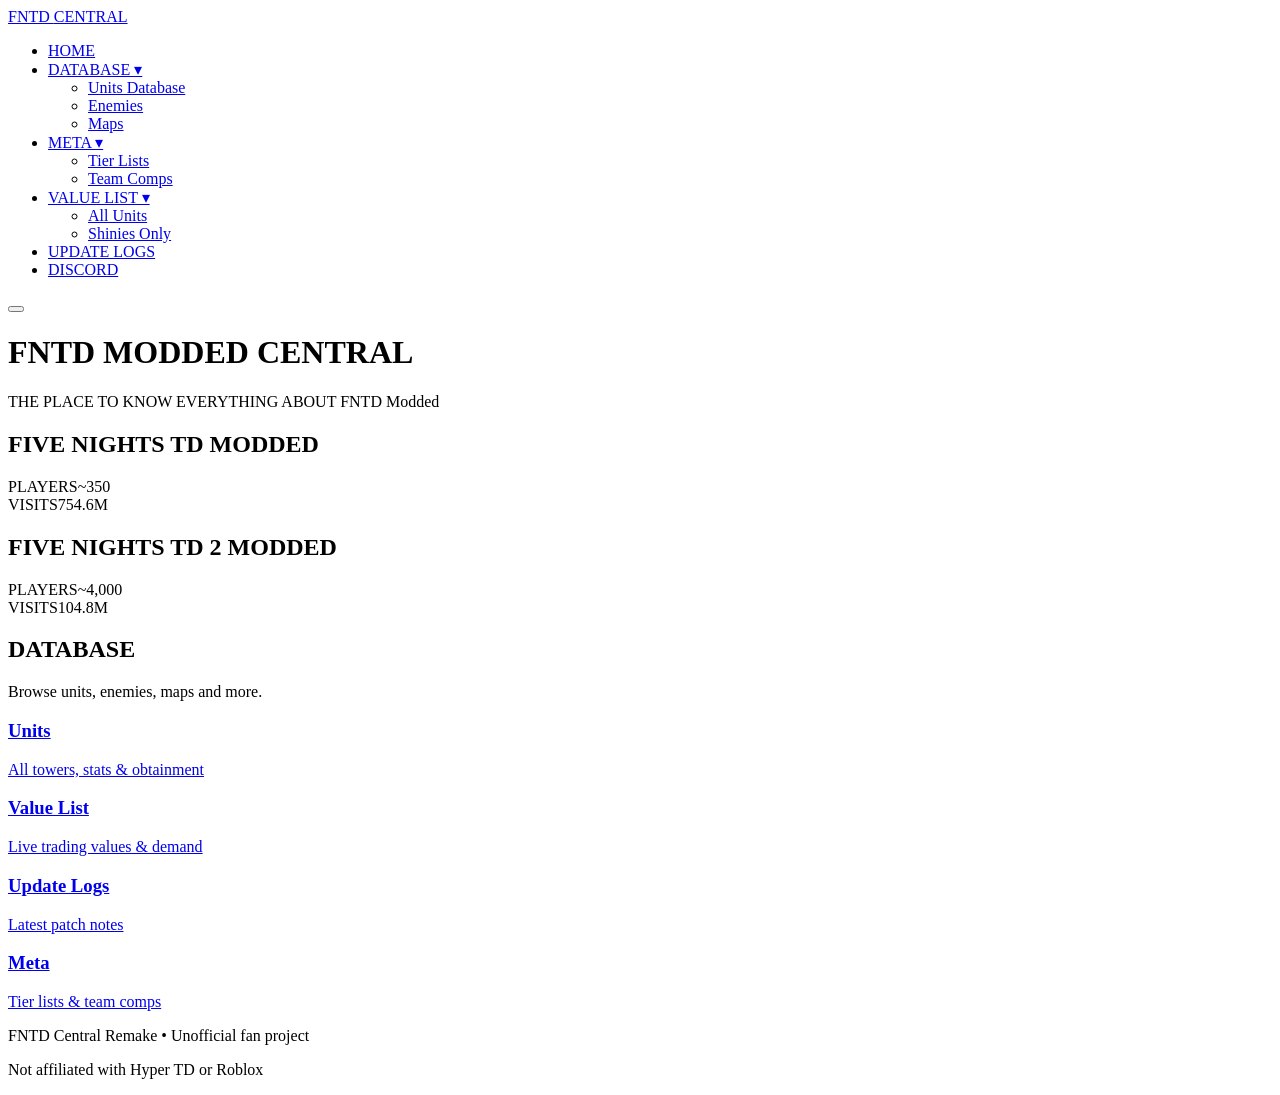
<file: index.html>
<!DOCTYPE html>
<html lang="en">
<head>
  <meta charset="UTF-8" />
  <meta name="viewport" content="width=device-width, initial-scale=1.0" />
  <title>Home | FNTD Modded Central</title>
  <meta name="description" content="The place to know everything about FNTD — Five Nights TD Modded & Five Nights TD 2 Modded" />
  <link rel="stylesheet" href="https://iili.io/qftJu7p.png" />
  <link href="https://fonts.googleapis.com/css2?family=Inter:wght@400;500;600;700;800&display=swap" rel="stylesheet" />
</head>
<body>
  <nav class="navbar">
    <div class="nav-container">
      <a href="index.html" class="logo">FNTD <span>CENTRAL</span></a>
      <ul class="nav-links" id="navLinks">
        <li><a href="index.html" class="active">HOME</a></li>
        <li class="dropdown">
          <a href="pages/database.html">DATABASE ▾</a>
          <ul class="dropdown-menu">
            <li><a href="pages/database.html">Units Database</a></li>
            <li><a href="pages/enemies.html">Enemies</a></li>
            <li><a href="pages/maps.html">Maps</a></li>
          </ul>
        </li>
        <li class="dropdown">
          <a href="pages/meta.html">META ▾</a>
          <ul class="dropdown-menu">
            <li><a href="pages/meta.html">Tier Lists</a></li>
            <li><a href="pages/teams.html">Team Comps</a></li>
          </ul>
        </li>
        <li class="dropdown">
          <a href="pages/value-list.html">VALUE LIST ▾</a>
          <ul class="dropdown-menu">
            <li><a href="pages/value-list.html">All Units</a></li>
            <li><a href="pages/value-list.html#shinies">Shinies Only</a></li>
          </ul>
        </li>
        <li><a href="pages/updates.html">UPDATE LOGS</a></li>
        <li><a href="https://discord.gg/" target="_blank" rel="noopener">DISCORD</a></li>
      </ul>
      <button class="mobile-menu-btn" id="menuBtn" aria-label="Menu"><span></span><span></span><span></span></button>
    </div>
  </nav>

  <header class="hero">
    <h1>FNTD MODDED CENTRAL</h1>
    <p class="tagline">THE PLACE TO KNOW EVERYTHING ABOUT FNTD Modded</p>
  </header>

  <section class="games">
    <div class="game-card">
      <div class="game-img fntd1"></div>
      <div class="game-info">
        <h2>FIVE NIGHTS TD MODDED</h2>
        <div class="stats">
          <div class="stat"><span class="label">PLAYERS</span><span class="value green">~350</span></div>
          <div class="stat"><span class="label">VISITS</span><span class="value purple">754.6M</span></div>
        </div>
      </div>
    </div>
    <div class="game-card">
      <div class="game-img fntd2"></div>
      <div class="game-info">
        <h2>FIVE NIGHTS TD 2 MODDED</h2>
        <div class="stats">
          <div class="stat"><span class="label">PLAYERS</span><span class="value green">~4,000</span></div>
          <div class="stat"><span class="label">VISITS</span><span class="value purple">104.8M</span></div>
        </div>
      </div>
    </div>
  </section>

  <section class="section">
    <div class="section-header"><div class="accent-bar"></div><h2>DATABASE</h2></div>
    <p class="section-desc">Browse units, enemies, maps and more.</p>
    <div class="card-grid">
      <a href="pages/database.html" class="feature-card"><h3>Units</h3><p>All towers, stats & obtainment</p></a>
      <a href="pages/value-list.html" class="feature-card"><h3>Value List</h3><p>Live trading values & demand</p></a>
      <a href="pages/updates.html" class="feature-card"><h3>Update Logs</h3><p>Latest patch notes</p></a>
      <a href="pages/meta.html" class="feature-card"><h3>Meta</h3><p>Tier lists & team comps</p></a>
    </div>
  </section>

  <footer class="footer">
    <p>FNTD Central Remake • Unofficial fan project</p>
    <p>Not affiliated with Hyper TD or Roblox</p>
  </footer>
  <script src="js/main.js"></script>
</body>
</html>
</file>
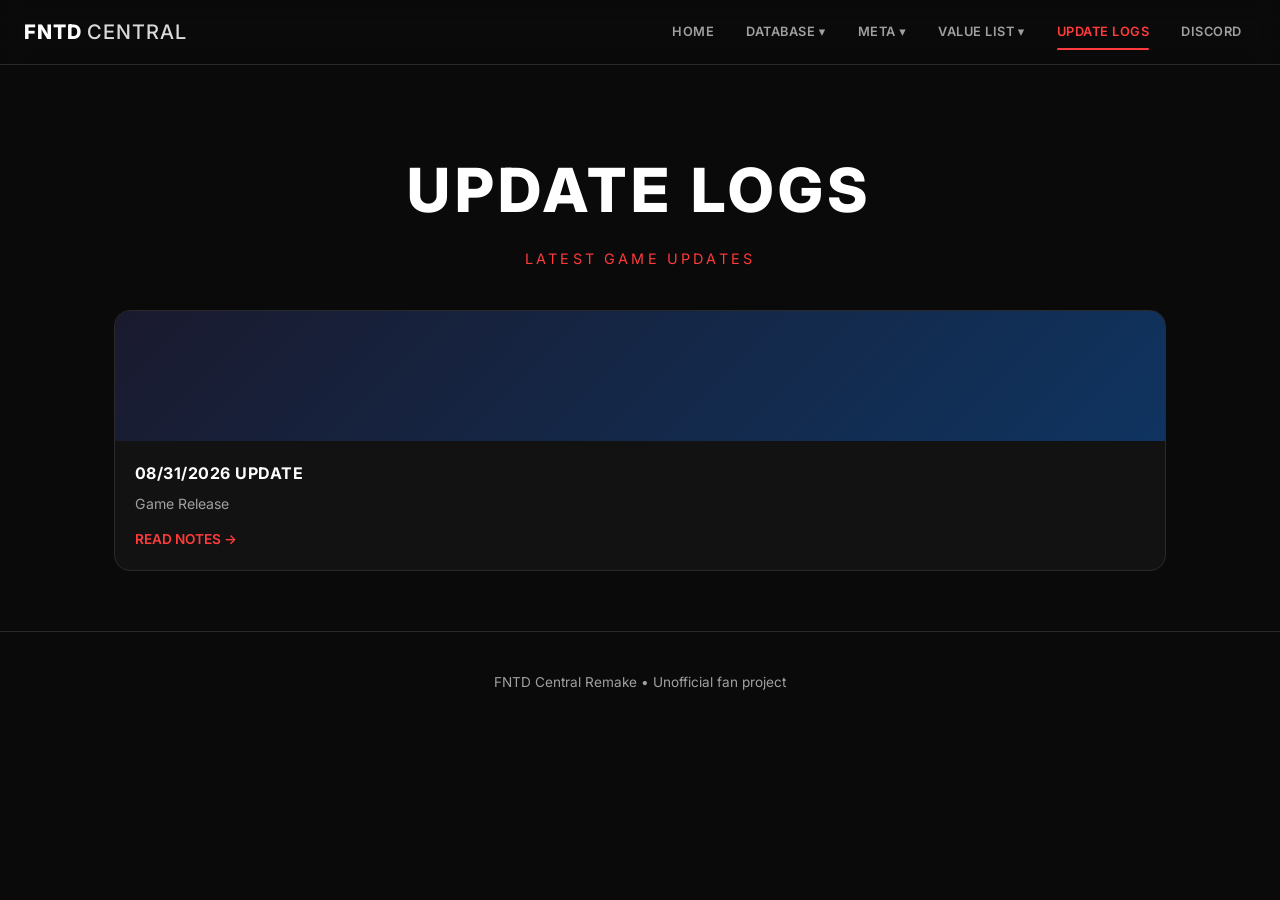
<file: updates.html>
<!DOCTYPE html>
<html lang="en">
<head>
  <meta charset="UTF-8" />
  <meta name="viewport" content="width=device-width, initial-scale=1.0" />
  <title>Update Logs | FNTD Central</title>
  <link rel="stylesheet" href="css/style.css" />
  <link href="https://fonts.googleapis.com/css2?family=Inter:wght@400;500;600;700;800&display=swap" rel="stylesheet" />
</head>
<body>
  <nav class="navbar">
    <div class="nav-container">
      <a href="index.html" class="logo">FNTD <span>CENTRAL</span></a>
      <ul class="nav-links">
        <li><a href="index.html">HOME</a></li>
        <li class="dropdown">
          <a href="#">DATABASE ▾</a>
          <ul class="dropdown-menu">
            <li><a href="#">Units</a></li>
          </ul>
        </li>
        <li class="dropdown">
          <a href="#">META ▾</a>
          <ul class="dropdown-menu">
            <li><a href="#">Tier Lists</a></li>
          </ul>
        </li>
        <li class="dropdown">
          <a href="value-list.html">VALUE LIST ▾</a>
          <ul class="dropdown-menu">
            <li><a href="value-list.html">All Units</a></li>
          </ul>
        </li>
        <li><a href="updates.html" class="active">UPDATE LOGS</a></li>
        <li><a href="https://discord.gg/" target="_blank" rel="noopener">DISCORD</a></li>
      </ul>
      <button class="mobile-menu-btn" aria-label="Toggle menu">
        <span></span><span></span><span></span>
      </button>
    </div>
  </nav>

  <header class="hero">
    <h1>UPDATE LOGS</h1>
    <p class="tagline" style="color: var(--accent);">LATEST GAME UPDATES</p>
  </header>

  <div class="updates-grid">
    <article class="update-card">
      <div class="update-thumb"></div>
      <div class="update-content">
        <h3>08/31/2026 UPDATE</h3>
        <p>Game Release</p>
        <a href="#" class="read-more">READ NOTES →</a>
      </div>
    </article>
  </div>

  <footer class="footer">
    <p>FNTD Central Remake • Unofficial fan project</p>
  </footer>

  <script src="js/main.js"></script>
</body>
</html>
</file>
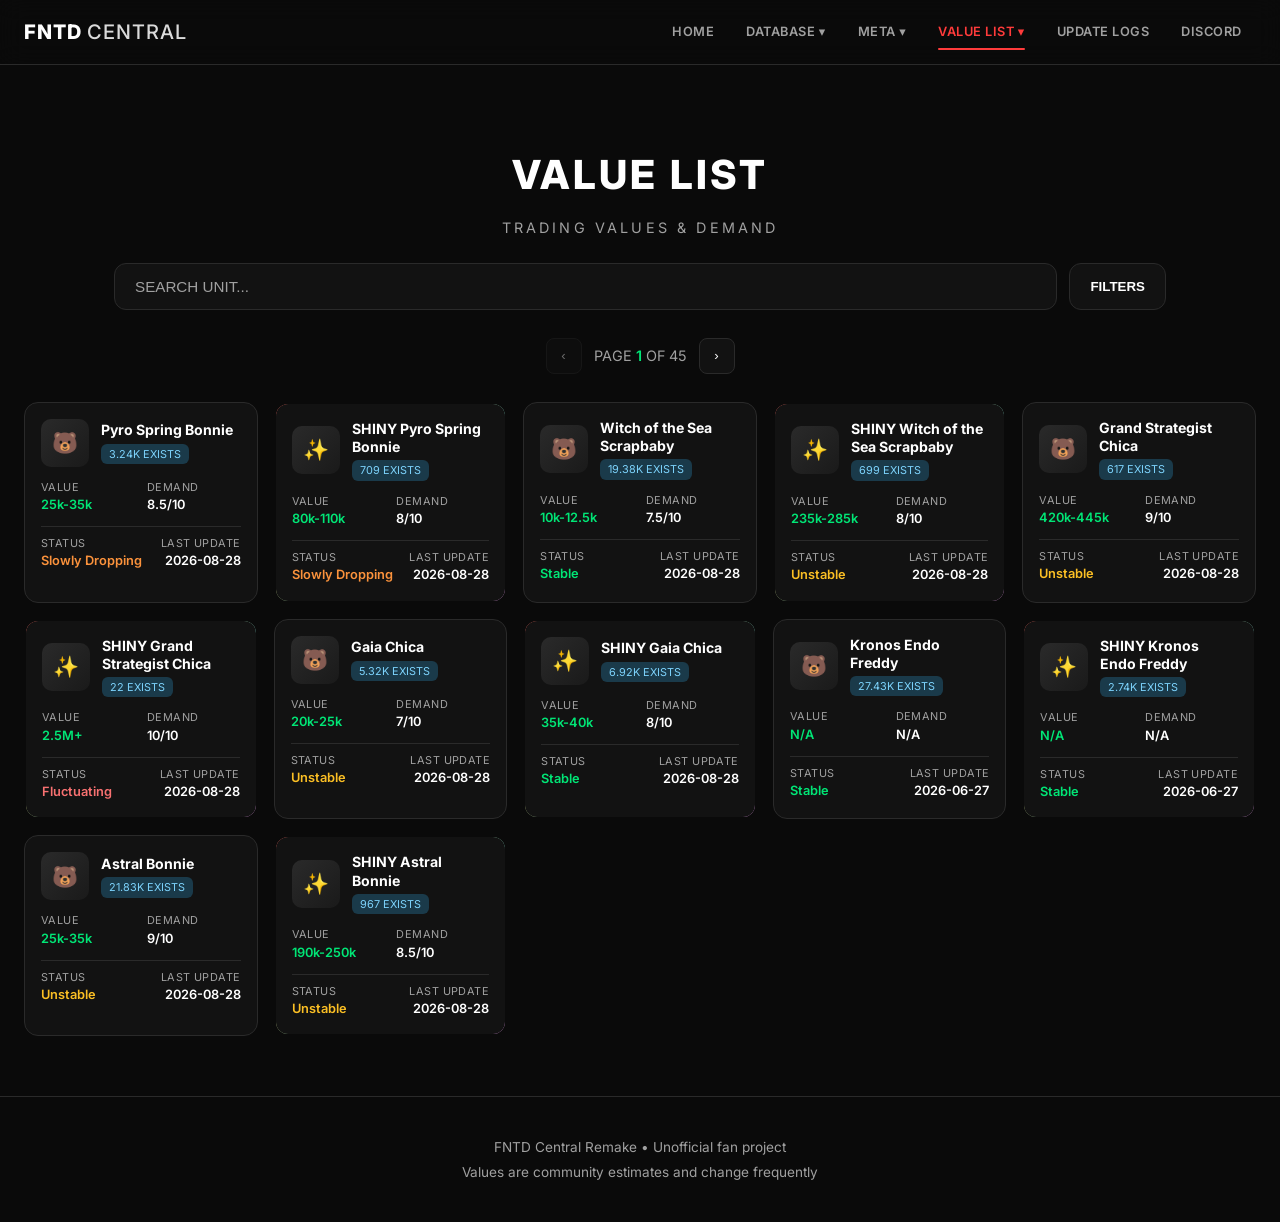
<file: value-list.html>
<!DOCTYPE html>
<html lang="en">
<head>
  <meta charset="UTF-8" />
  <meta name="viewport" content="width=device-width, initial-scale=1.0" />
  <title>Value List | FNTD Modded Central</title>
  <link rel="stylesheet" href="css/style.css" />
  <link href="https://fonts.googleapis.com/css2?family=Inter:wght@400;500;600;700;800&display=swap" rel="stylesheet" />
</head>
<body>
  <nav class="navbar">
    <div class="nav-container">
      <a href="index.html" class="logo">FNTD <span>CENTRAL</span></a>
      <ul class="nav-links">
        <li><a href="index.html">HOME</a></li>
        <li class="dropdown">
          <a href="#">DATABASE ▾</a>
          <ul class="dropdown-menu">
            <li><a href="#">Units</a></li>
            <li><a href="#">Enemies</a></li>
          </ul>
        </li>
        <li class="dropdown">
          <a href="#">META ▾</a>
          <ul class="dropdown-menu">
            <li><a href="#">Tier Lists</a></li>
          </ul>
        </li>
        <li class="dropdown">
          <a href="value-list.html" class="active">VALUE LIST ▾</a>
          <ul class="dropdown-menu">
            <li><a href="value-list.html">All Units</a></li>
          </ul>
        </li>
        <li><a href="updates.html">UPDATE LOGS</a></li>
        <li><a href="https://discord.gg/" target="_blank" rel="noopener">DISCORD</a></li>
      </ul>
      <button class="mobile-menu-btn" aria-label="Toggle menu">
        <span></span><span></span><span></span>
      </button>
    </div>
  </nav>

  <header class="hero" style="padding-bottom: 24px;">
    <h1 style="font-size: clamp(1.8rem, 4vw, 2.5rem);">VALUE LIST</h1>
    <p class="tagline">TRADING VALUES & DEMAND</p>
  </header>

  <div class="search-bar">
    <input type="text" id="search" placeholder="SEARCH UNIT..." />
    <button class="filters-btn">FILTERS</button>
  </div>

  <div class="pagination">
    <button disabled>‹</button>
    <span>PAGE <span class="page-num">1</span> OF 45</span>
    <button>›</button>
  </div>

  <div class="unit-grid" id="unit-grid">
    <!-- Cards injected by JS -->
  </div>

  <footer class="footer">
    <p>FNTD Central Remake • Unofficial fan project</p>
    <p>Values are community estimates and change frequently</p>
  </footer>

  <script src="js/main.js"></script>
  <script src="js/value-list.js"></script>
</body>
</html>
</file>
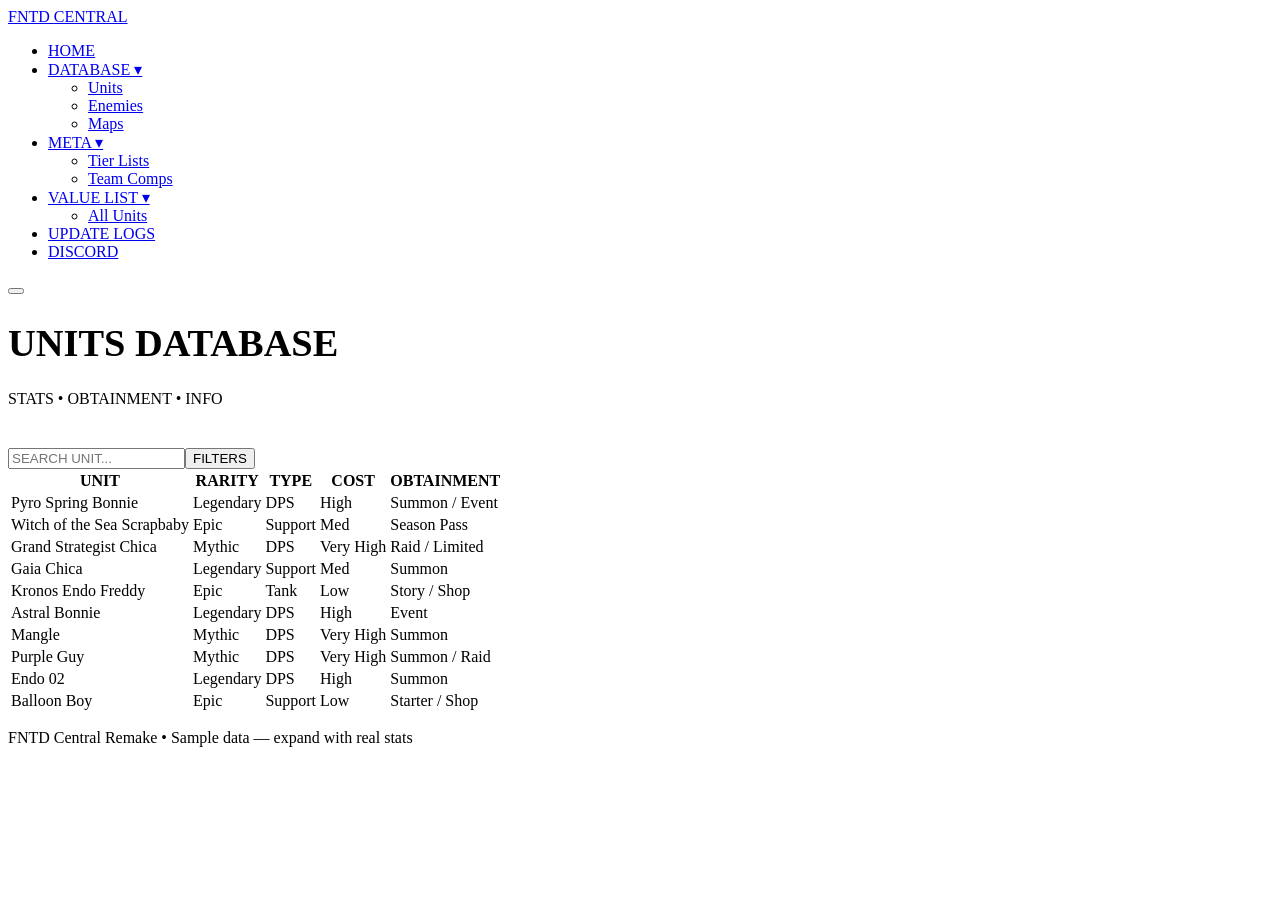
<file: pages/database.html>
<!DOCTYPE html>
<html lang="en">
<head>
  <meta charset="UTF-8" />
  <meta name="viewport" content="width=device-width, initial-scale=1.0" />
  <title>Units Database | FNTD Modded Central</title>
  <link rel="stylesheet" href="https://iili.io/qftJu7p.png" />
  <link href="https://fonts.googleapis.com/css2?family=Inter:wght@400;500;600;700;800&display=swap" rel="stylesheet" />
</head>
<body>
  <nav class="navbar">
    <div class="nav-container">
      <a href="../index.html" class="logo">FNTD <span>CENTRAL</span></a>
      <ul class="nav-links" id="navLinks">
        <li><a href="../index.html">HOME</a></li>
        <li class="dropdown"><a href="database.html" class="active">DATABASE ▾</a>
          <ul class="dropdown-menu"><li><a href="database.html">Units</a></li><li><a href="enemies.html">Enemies</a></li><li><a href="maps.html">Maps</a></li></ul>
        </li>
        <li class="dropdown"><a href="meta.html">META ▾</a>
          <ul class="dropdown-menu"><li><a href="meta.html">Tier Lists</a></li><li><a href="teams.html">Team Comps</a></li></ul>
        </li>
        <li class="dropdown"><a href="value-list.html">VALUE LIST ▾</a>
          <ul class="dropdown-menu"><li><a href="value-list.html">All Units</a></li></ul>
        </li>
        <li><a href="updates.html">UPDATE LOGS</a></li>
        <li><a href="https://discord.gg/" target="_blank" rel="noopener">DISCORD</a></li>
      </ul>
      <button class="mobile-menu-btn" id="menuBtn"><span></span><span></span><span></span></button>
    </div>
  </nav>
  <header class="hero" style="padding-bottom:24px"><h1 style="font-size:clamp(1.6rem,4vw,2.4rem)">UNITS DATABASE</h1><p class="tagline">STATS • OBTAINMENT • INFO</p></header>
  <div class="search-bar"><input type="text" placeholder="SEARCH UNIT..." /><button class="filters-btn">FILTERS</button></div>
  <div class="db-table">
    <table>
      <thead>
        <tr><th>UNIT</th><th>RARITY</th><th>TYPE</th><th>COST</th><th>OBTAINMENT</th></tr>
      </thead>
      <tbody>
        <tr><td>Pyro Spring Bonnie</td><td>Legendary</td><td>DPS</td><td>High</td><td>Summon / Event</td></tr>
        <tr><td>Witch of the Sea Scrapbaby</td><td>Epic</td><td>Support</td><td>Med</td><td>Season Pass</td></tr>
        <tr><td>Grand Strategist Chica</td><td>Mythic</td><td>DPS</td><td>Very High</td><td>Raid / Limited</td></tr>
        <tr><td>Gaia Chica</td><td>Legendary</td><td>Support</td><td>Med</td><td>Summon</td></tr>
        <tr><td>Kronos Endo Freddy</td><td>Epic</td><td>Tank</td><td>Low</td><td>Story / Shop</td></tr>
        <tr><td>Astral Bonnie</td><td>Legendary</td><td>DPS</td><td>High</td><td>Event</td></tr>
        <tr><td>Mangle</td><td>Mythic</td><td>DPS</td><td>Very High</td><td>Summon</td></tr>
        <tr><td>Purple Guy</td><td>Mythic</td><td>DPS</td><td>Very High</td><td>Summon / Raid</td></tr>
        <tr><td>Endo 02</td><td>Legendary</td><td>DPS</td><td>High</td><td>Summon</td></tr>
        <tr><td>Balloon Boy</td><td>Epic</td><td>Support</td><td>Low</td><td>Starter / Shop</td></tr>
      </tbody>
    </table>
  </div>
  <footer class="footer"><p>FNTD Central Remake • Sample data — expand with real stats</p></footer>
  <script src="../js/main.js"></script>
</body>
</html>
</file>
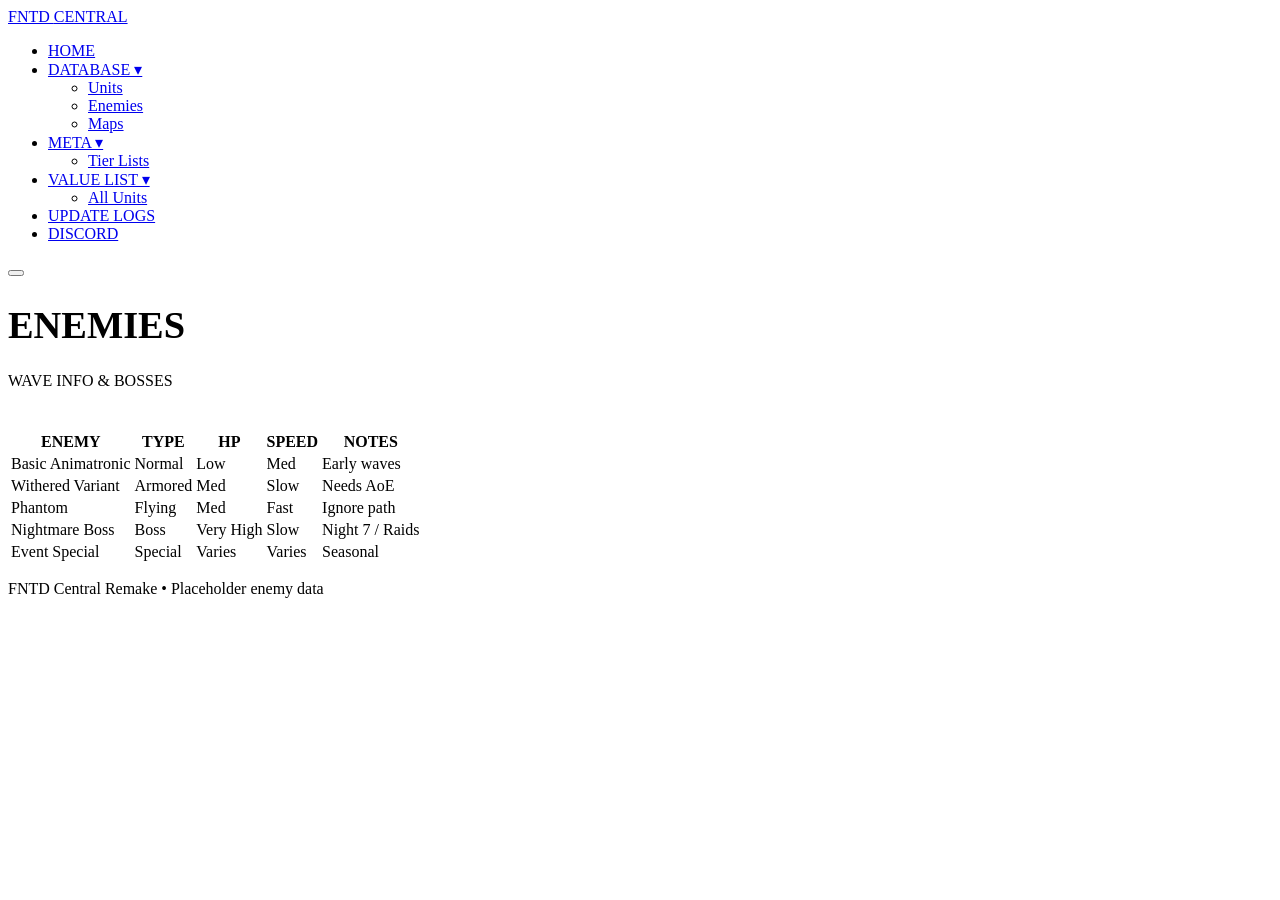
<file: pages/enemies.html>
<!DOCTYPE html>
<html lang="en">
<head>
  <meta charset="UTF-8" />
  <meta name="viewport" content="width=device-width, initial-scale=1.0" />
  <title>Enemies | FNTD Modded Central</title>
  <link rel="stylesheet" href="https://iili.io/qftJu7p.png" />
  <link href="https://fonts.googleapis.com/css2?family=Inter:wght@400;500;600;700;800&display=swap" rel="stylesheet" />
</head>
<body>
  <nav class="navbar">
    <div class="nav-container">
      <a href="../index.html" class="logo">FNTD <span>CENTRAL</span></a>
      <ul class="nav-links" id="navLinks">
        <li><a href="../index.html">HOME</a></li>
        <li class="dropdown"><a href="database.html" class="active">DATABASE ▾</a>
          <ul class="dropdown-menu"><li><a href="database.html">Units</a></li><li><a href="enemies.html">Enemies</a></li><li><a href="maps.html">Maps</a></li></ul>
        </li>
        <li class="dropdown"><a href="meta.html">META ▾</a>
          <ul class="dropdown-menu"><li><a href="meta.html">Tier Lists</a></li></ul>
        </li>
        <li class="dropdown"><a href="value-list.html">VALUE LIST ▾</a>
          <ul class="dropdown-menu"><li><a href="value-list.html">All Units</a></li></ul>
        </li>
        <li><a href="updates.html">UPDATE LOGS</a></li>
        <li><a href="https://discord.gg/" target="_blank" rel="noopener">DISCORD</a></li>
      </ul>
      <button class="mobile-menu-btn" id="menuBtn"><span></span><span></span><span></span></button>
    </div>
  </nav>
  <header class="hero" style="padding-bottom:24px"><h1 style="font-size:clamp(1.6rem,4vw,2.4rem)">ENEMIES</h1><p class="tagline">WAVE INFO & BOSSES</p></header>
  <div class="db-table">
    <table>
      <thead><tr><th>ENEMY</th><th>TYPE</th><th>HP</th><th>SPEED</th><th>NOTES</th></tr></thead>
      <tbody>
        <tr><td>Basic Animatronic</td><td>Normal</td><td>Low</td><td>Med</td><td>Early waves</td></tr>
        <tr><td>Withered Variant</td><td>Armored</td><td>Med</td><td>Slow</td><td>Needs AoE</td></tr>
        <tr><td>Phantom</td><td>Flying</td><td>Med</td><td>Fast</td><td>Ignore path</td></tr>
        <tr><td>Nightmare Boss</td><td>Boss</td><td>Very High</td><td>Slow</td><td>Night 7 / Raids</td></tr>
        <tr><td>Event Special</td><td>Special</td><td>Varies</td><td>Varies</td><td>Seasonal</td></tr>
      </tbody>
    </table>
  </div>
  <footer class="footer"><p>FNTD Central Remake • Placeholder enemy data</p></footer>
  <script src="../js/main.js"></script>
</body>
</html>
</file>
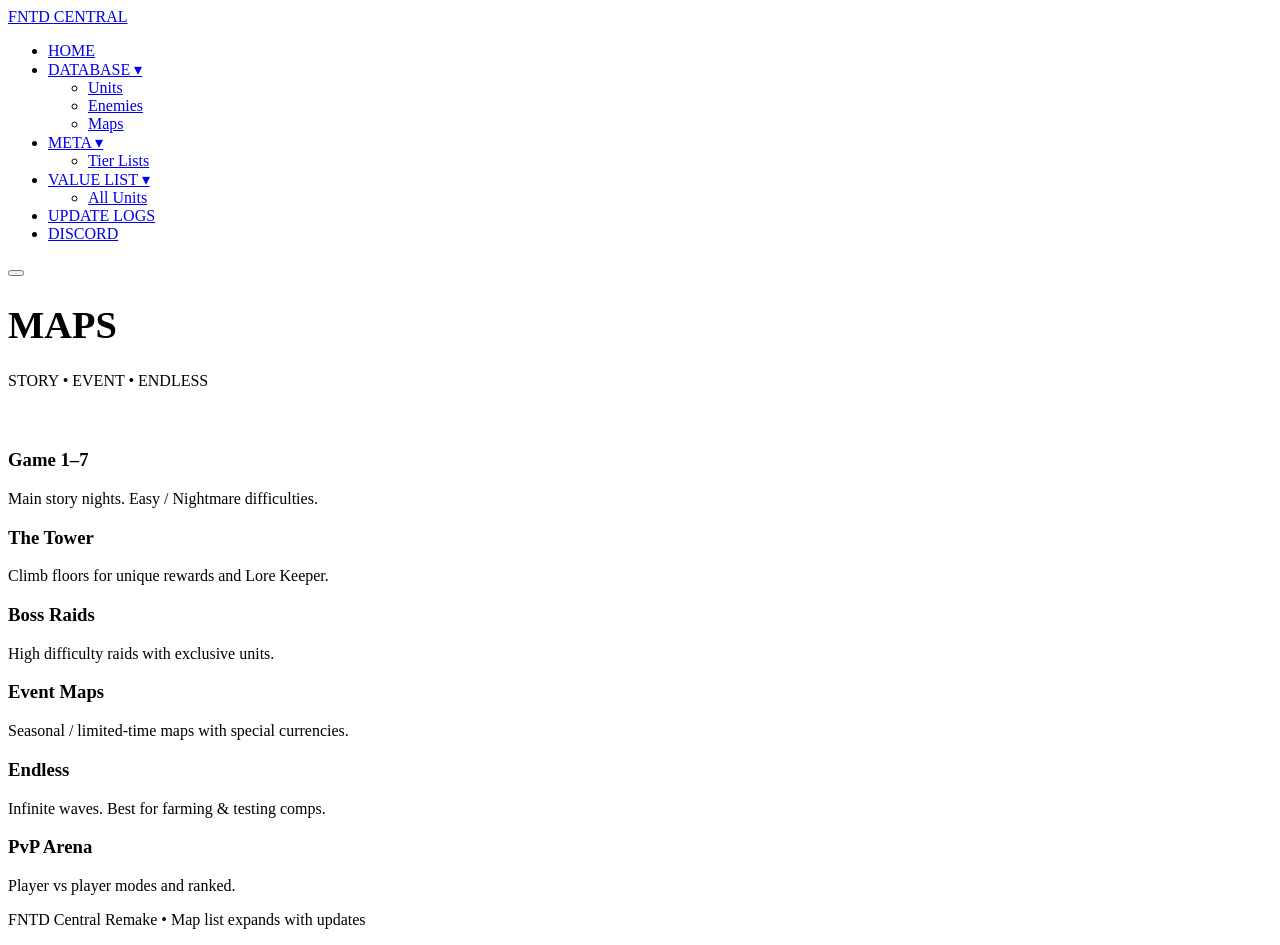
<file: pages/maps.html>
<!DOCTYPE html>
<html lang="en">
<head>
  <meta charset="UTF-8" />
  <meta name="viewport" content="width=device-width, initial-scale=1.0" />
  <title>Maps | FNTD Modded Central</title>
  <link rel="stylesheet" href="https://iili.io/qftJu7p.png" />
  <link href="https://fonts.googleapis.com/css2?family=Inter:wght@400;500;600;700;800&display=swap" rel="stylesheet" />
</head>
<body>
  <nav class="navbar">
    <div class="nav-container">
      <a href="../index.html" class="logo">FNTD <span>CENTRAL</span></a>
      <ul class="nav-links" id="navLinks">
        <li><a href="../index.html">HOME</a></li>
        <li class="dropdown"><a href="database.html" class="active">DATABASE ▾</a>
          <ul class="dropdown-menu"><li><a href="database.html">Units</a></li><li><a href="enemies.html">Enemies</a></li><li><a href="maps.html">Maps</a></li></ul>
        </li>
        <li class="dropdown"><a href="meta.html">META ▾</a>
          <ul class="dropdown-menu"><li><a href="meta.html">Tier Lists</a></li></ul>
        </li>
        <li class="dropdown"><a href="value-list.html">VALUE LIST ▾</a>
          <ul class="dropdown-menu"><li><a href="value-list.html">All Units</a></li></ul>
        </li>
        <li><a href="updates.html">UPDATE LOGS</a></li>
        <li><a href="https://discord.gg/" target="_blank" rel="noopener">DISCORD</a></li>
      </ul>
      <button class="mobile-menu-btn" id="menuBtn"><span></span><span></span><span></span></button>
    </div>
  </nav>
  <header class="hero" style="padding-bottom:24px"><h1 style="font-size:clamp(1.6rem,4vw,2.4rem)">MAPS</h1><p class="tagline">STORY • EVENT • ENDLESS</p></header>
  <section class="section">
    <div class="card-grid">
      <div class="feature-card"><h3>Game 1–7</h3><p>Main story nights. Easy / Nightmare difficulties.</p></div>
      <div class="feature-card"><h3>The Tower</h3><p>Climb floors for unique rewards and Lore Keeper.</p></div>
      <div class="feature-card"><h3>Boss Raids</h3><p>High difficulty raids with exclusive units.</p></div>
      <div class="feature-card"><h3>Event Maps</h3><p>Seasonal / limited-time maps with special currencies.</p></div>
      <div class="feature-card"><h3>Endless</h3><p>Infinite waves. Best for farming & testing comps.</p></div>
      <div class="feature-card"><h3>PvP Arena</h3><p>Player vs player modes and ranked.</p></div>
    </div>
  </section>
  <footer class="footer"><p>FNTD Central Remake • Map list expands with updates</p></footer>
  <script src="../js/main.js"></script>
</body>
</html>
</file>
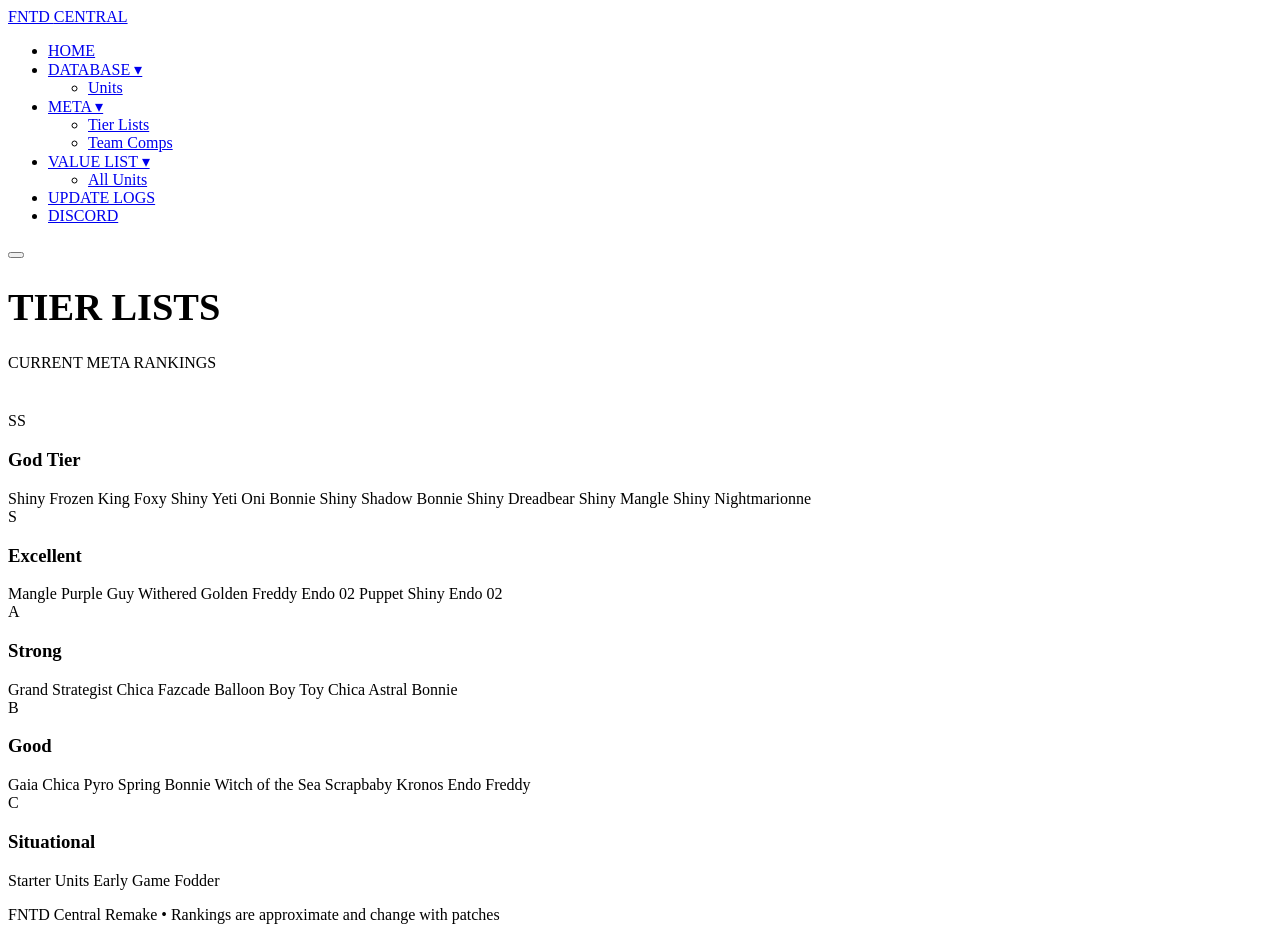
<file: pages/meta.html>
<!DOCTYPE html>
<html lang="en">
<head>
  <meta charset="UTF-8" />
  <meta name="viewport" content="width=device-width, initial-scale=1.0" />
  <title>Tier Lists | FNTD Modded Central</title>
  <link rel="stylesheet" href="https://iili.io/qftJu7p.png" />
  <link href="https://fonts.googleapis.com/css2?family=Inter:wght@400;500;600;700;800&display=swap" rel="stylesheet" />
</head>
<body>
  <nav class="navbar">
    <div class="nav-container">
      <a href="../index.html" class="logo">FNTD <span>CENTRAL</span></a>
      <ul class="nav-links" id="navLinks">
        <li><a href="../index.html">HOME</a></li>
        <li class="dropdown"><a href="database.html">DATABASE ▾</a>
          <ul class="dropdown-menu"><li><a href="database.html">Units</a></li></ul>
        </li>
        <li class="dropdown"><a href="meta.html" class="active">META ▾</a>
          <ul class="dropdown-menu"><li><a href="meta.html">Tier Lists</a></li><li><a href="teams.html">Team Comps</a></li></ul>
        </li>
        <li class="dropdown"><a href="value-list.html">VALUE LIST ▾</a>
          <ul class="dropdown-menu"><li><a href="value-list.html">All Units</a></li></ul>
        </li>
        <li><a href="updates.html">UPDATE LOGS</a></li>
        <li><a href="https://discord.gg/" target="_blank" rel="noopener">DISCORD</a></li>
      </ul>
      <button class="mobile-menu-btn" id="menuBtn"><span></span><span></span><span></span></button>
    </div>
  </nav>
  <header class="hero" style="padding-bottom:24px"><h1 style="font-size:clamp(1.6rem,4vw,2.4rem)">TIER LISTS</h1><p class="tagline">CURRENT META RANKINGS</p></header>

  <div class="tier-section">
    <div class="tier-header"><span class="tier-badge ss">SS</span><h3>God Tier</h3></div>
    <div class="tier-units">
      <span class="tier-unit">Shiny Frozen King Foxy</span>
      <span class="tier-unit">Shiny Yeti Oni Bonnie</span>
      <span class="tier-unit">Shiny Shadow Bonnie</span>
      <span class="tier-unit">Shiny Dreadbear</span>
      <span class="tier-unit">Shiny Mangle</span>
      <span class="tier-unit">Shiny Nightmarionne</span>
    </div>
  </div>
  <div class="tier-section">
    <div class="tier-header"><span class="tier-badge s">S</span><h3>Excellent</h3></div>
    <div class="tier-units">
      <span class="tier-unit">Mangle</span>
      <span class="tier-unit">Purple Guy</span>
      <span class="tier-unit">Withered Golden Freddy</span>
      <span class="tier-unit">Endo 02</span>
      <span class="tier-unit">Puppet</span>
      <span class="tier-unit">Shiny Endo 02</span>
    </div>
  </div>
  <div class="tier-section">
    <div class="tier-header"><span class="tier-badge a">A</span><h3>Strong</h3></div>
    <div class="tier-units">
      <span class="tier-unit">Grand Strategist Chica</span>
      <span class="tier-unit">Fazcade</span>
      <span class="tier-unit">Balloon Boy</span>
      <span class="tier-unit">Toy Chica</span>
      <span class="tier-unit">Astral Bonnie</span>
    </div>
  </div>
  <div class="tier-section">
    <div class="tier-header"><span class="tier-badge b">B</span><h3>Good</h3></div>
    <div class="tier-units">
      <span class="tier-unit">Gaia Chica</span>
      <span class="tier-unit">Pyro Spring Bonnie</span>
      <span class="tier-unit">Witch of the Sea Scrapbaby</span>
      <span class="tier-unit">Kronos Endo Freddy</span>
    </div>
  </div>
  <div class="tier-section">
    <div class="tier-header"><span class="tier-badge c">C</span><h3>Situational</h3></div>
    <div class="tier-units">
      <span class="tier-unit">Starter Units</span>
      <span class="tier-unit">Early Game Fodder</span>
    </div>
  </div>

  <footer class="footer"><p>FNTD Central Remake • Rankings are approximate and change with patches</p></footer>
  <script src="../js/main.js"></script>
</body>
</html>
</file>
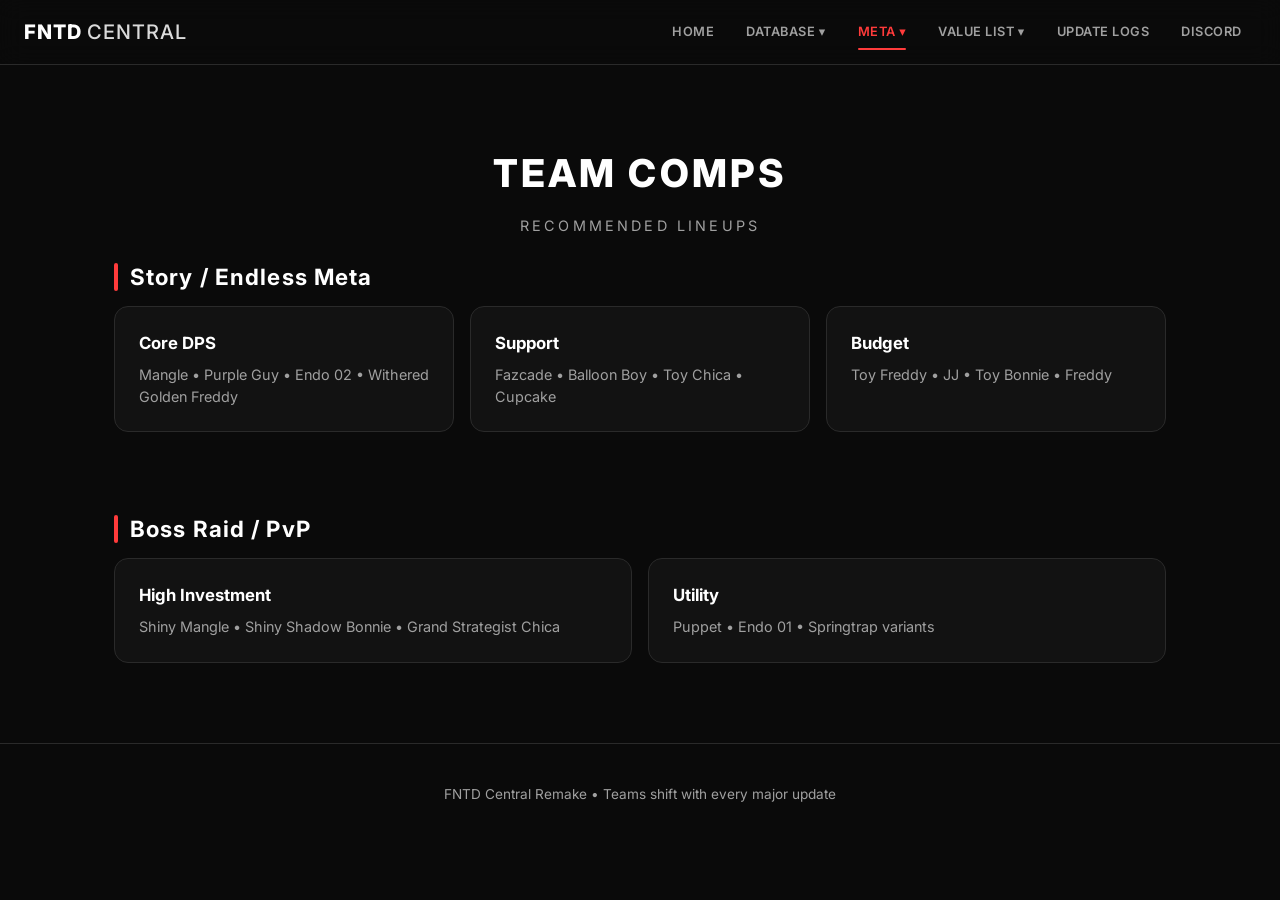
<file: pages/teams.html>
<!DOCTYPE html>
<html lang="en">
<head>
  <meta charset="UTF-8" />
  <meta name="viewport" content="width=device-width, initial-scale=1.0" />
  <title>Team Comps | FNTD Central</title>
  <link rel="stylesheet" href="../css/style.css" />
  <link href="https://fonts.googleapis.com/css2?family=Inter:wght@400;500;600;700;800&display=swap" rel="stylesheet" />
</head>
<body>
  <nav class="navbar">
    <div class="nav-container">
      <a href="../index.html" class="logo">FNTD <span>CENTRAL</span></a>
      <ul class="nav-links" id="navLinks">
        <li><a href="../index.html">HOME</a></li>
        <li class="dropdown"><a href="database.html">DATABASE ▾</a>
          <ul class="dropdown-menu"><li><a href="database.html">Units</a></li></ul>
        </li>
        <li class="dropdown"><a href="meta.html" class="active">META ▾</a>
          <ul class="dropdown-menu"><li><a href="meta.html">Tier Lists</a></li><li><a href="teams.html">Team Comps</a></li></ul>
        </li>
        <li class="dropdown"><a href="value-list.html">VALUE LIST ▾</a>
          <ul class="dropdown-menu"><li><a href="value-list.html">All Units</a></li></ul>
        </li>
        <li><a href="updates.html">UPDATE LOGS</a></li>
        <li><a href="https://discord.gg/" target="_blank" rel="noopener">DISCORD</a></li>
      </ul>
      <button class="mobile-menu-btn" id="menuBtn"><span></span><span></span><span></span></button>
    </div>
  </nav>
  <header class="hero" style="padding-bottom:24px"><h1 style="font-size:clamp(1.6rem,4vw,2.4rem)">TEAM COMPS</h1><p class="tagline">RECOMMENDED LINEUPS</p></header>
  <section class="section">
    <div class="section-header"><div class="accent-bar"></div><h2>Story / Endless Meta</h2></div>
    <div class="card-grid">
      <div class="feature-card"><h3>Core DPS</h3><p>Mangle • Purple Guy • Endo 02 • Withered Golden Freddy</p></div>
      <div class="feature-card"><h3>Support</h3><p>Fazcade • Balloon Boy • Toy Chica • Cupcake</p></div>
      <div class="feature-card"><h3>Budget</h3><p>Toy Freddy • JJ • Toy Bonnie • Freddy</p></div>
    </div>
  </section>
  <section class="section">
    <div class="section-header"><div class="accent-bar"></div><h2>Boss Raid / PvP</h2></div>
    <div class="card-grid">
      <div class="feature-card"><h3>High Investment</h3><p>Shiny Mangle • Shiny Shadow Bonnie • Grand Strategist Chica</p></div>
      <div class="feature-card"><h3>Utility</h3><p>Puppet • Endo 01 • Springtrap variants</p></div>
    </div>
  </section>
  <footer class="footer"><p>FNTD Central Remake • Teams shift with every major update</p></footer>
  <script src="../js/main.js"></script>
</body>
</html>
</file>
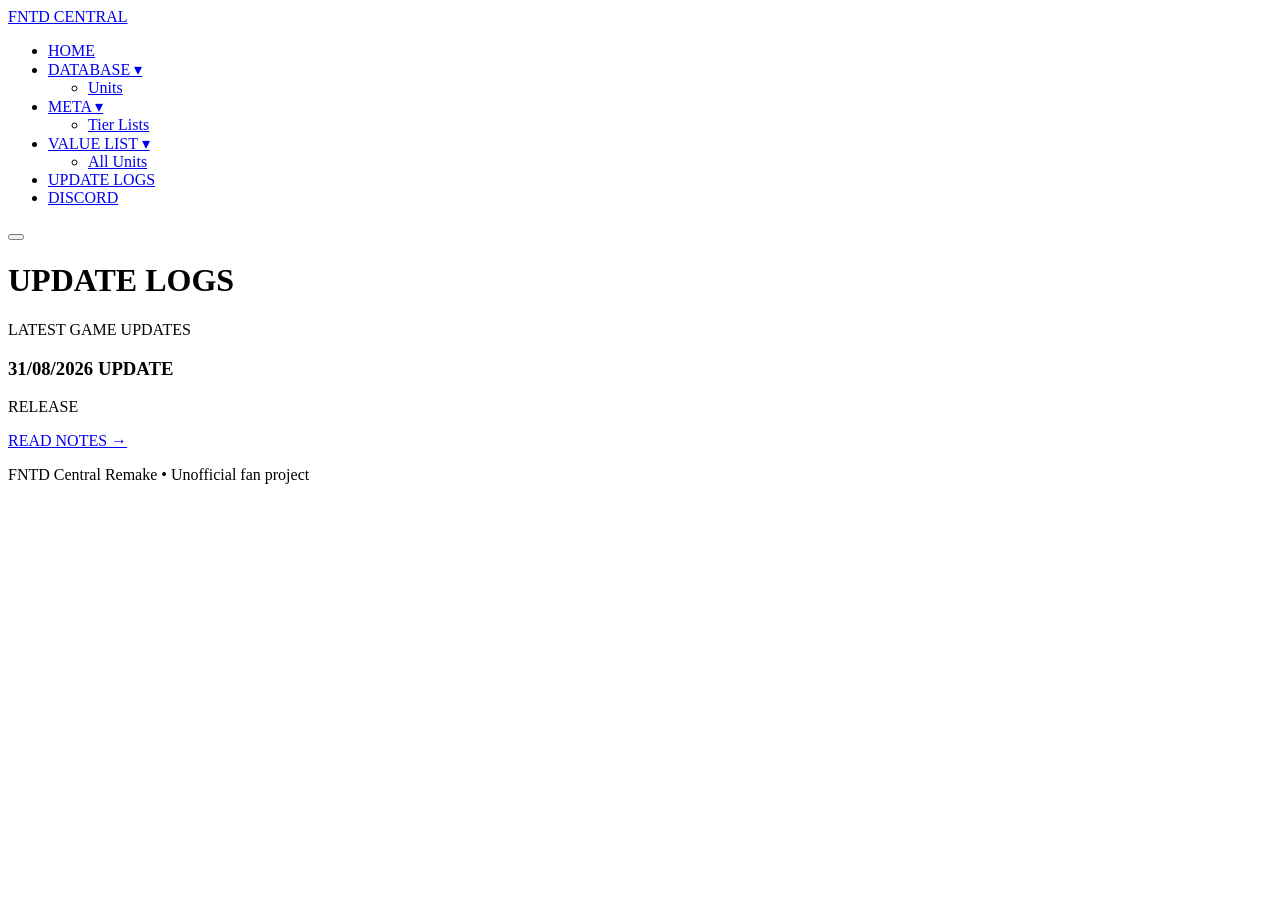
<file: pages/updates.html>
<!DOCTYPE html>
<html lang="en">
<head>
  <meta charset="UTF-8" />
  <meta name="viewport" content="width=device-width, initial-scale=1.0" />
  <title>Update Logs | FNTD Modded Central</title>
  <link rel="stylesheet" href="https://iili.io/qftJu7p.png" />
  <link href="https://fonts.googleapis.com/css2?family=Inter:wght@400;500;600;700;800&display=swap" rel="stylesheet" />
</head>
<body>
  <nav class="navbar">
    <div class="nav-container">
      <a href="../index.html" class="logo">FNTD <span>CENTRAL</span></a>
      <ul class="nav-links" id="navLinks">
        <li><a href="../index.html">HOME</a></li>
        <li class="dropdown"><a href="database.html">DATABASE ▾</a>
          <ul class="dropdown-menu"><li><a href="database.html">Units</a></li></ul>
        </li>
        <li class="dropdown"><a href="meta.html">META ▾</a>
          <ul class="dropdown-menu"><li><a href="meta.html">Tier Lists</a></li></ul>
        </li>
        <li class="dropdown"><a href="value-list.html">VALUE LIST ▾</a>
          <ul class="dropdown-menu"><li><a href="value-list.html">All Units</a></li></ul>
        </li>
        <li><a href="updates.html" class="active">UPDATE LOGS</a></li>
        <li><a href="https://discord.gg/" target="_blank" rel="noopener">DISCORD</a></li>
      </ul>
      <button class="mobile-menu-btn" id="menuBtn"><span></span><span></span><span></span></button>
    </div>
  </nav>
  <header class="hero"><h1>UPDATE LOGS</h1><p class="tagline" style="color:var(--accent)">LATEST GAME UPDATES</p></header>
  <div class="updates-grid">
    <article class="update-card"><div class="update-thumb"></div><div class="update-content"><h3>31/08/2026 UPDATE</h3><p>RELEASE</p><a href="#" class="read-more">READ NOTES →</a></div></article>
  </div>
  <footer class="footer"><p>FNTD Central Remake • Unofficial fan project</p></footer>
  <script src="../js/main.js"></script>
</body>
</html>
</file>
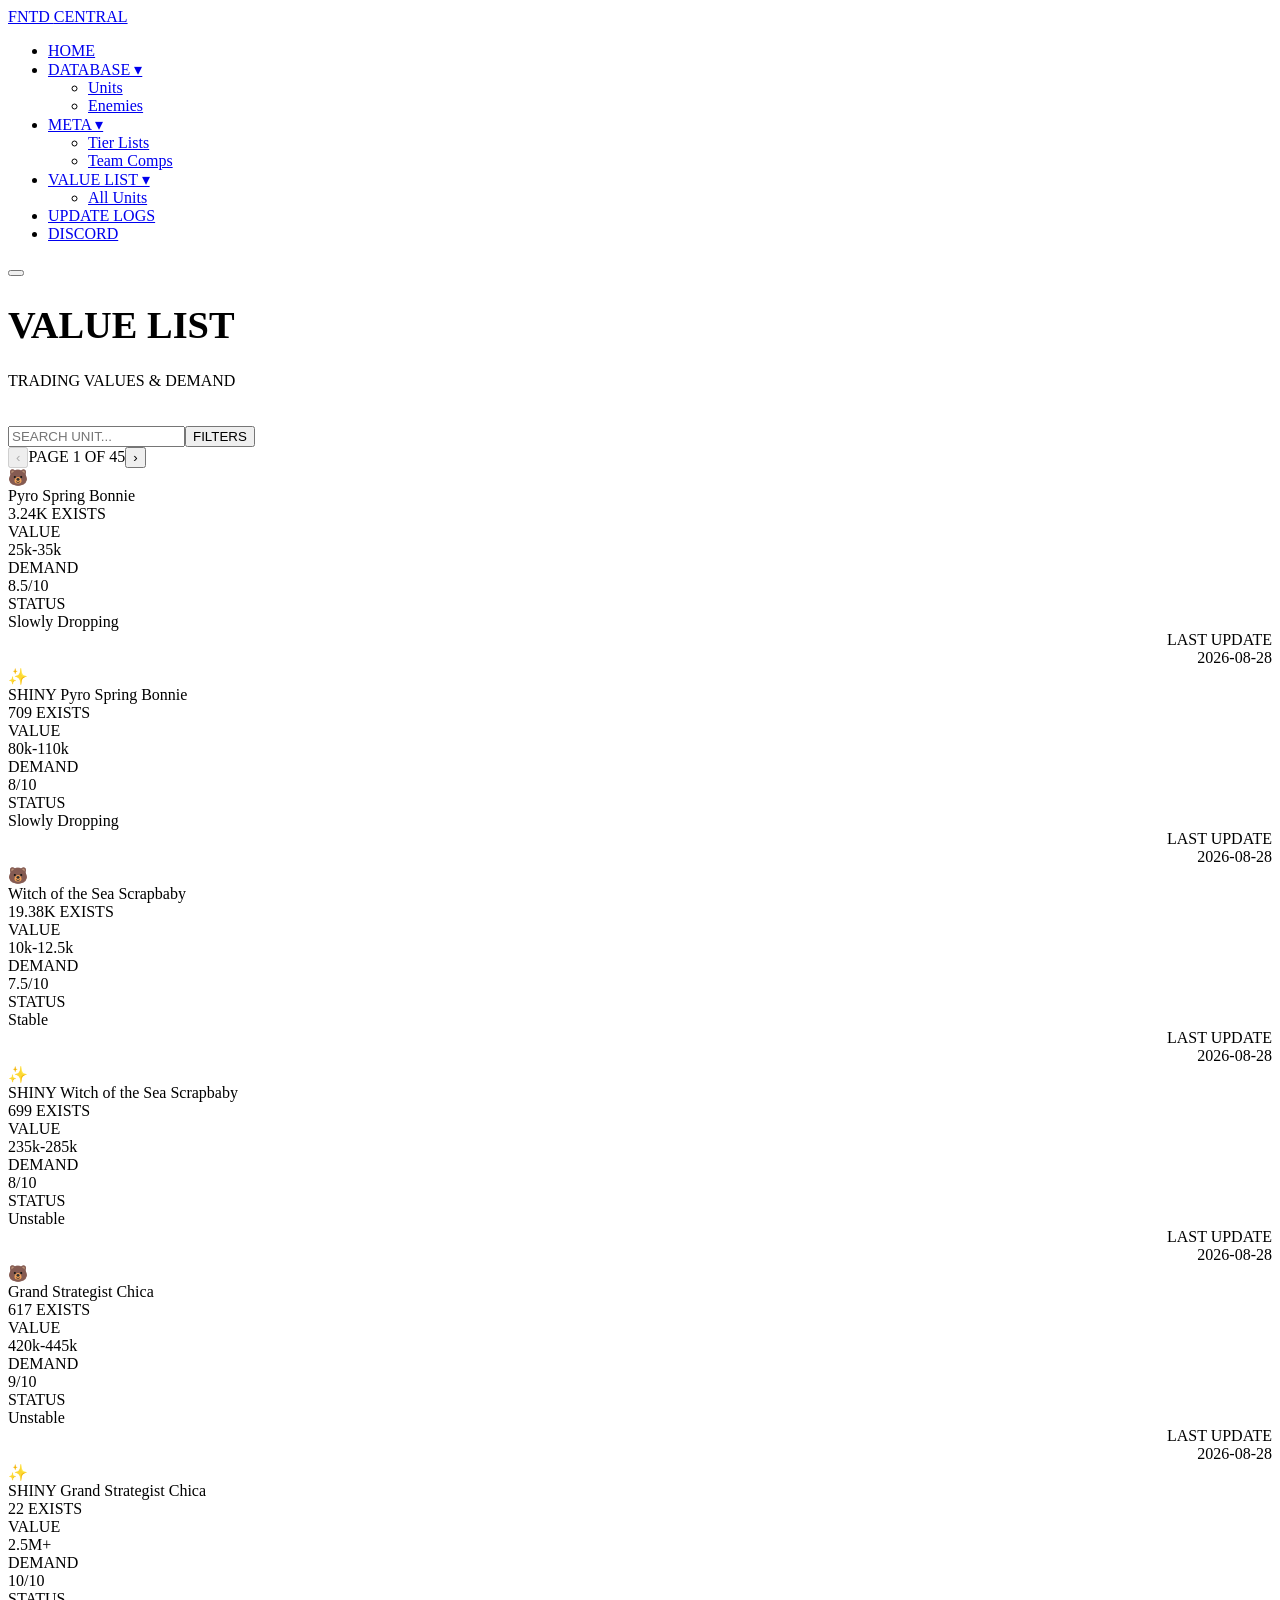
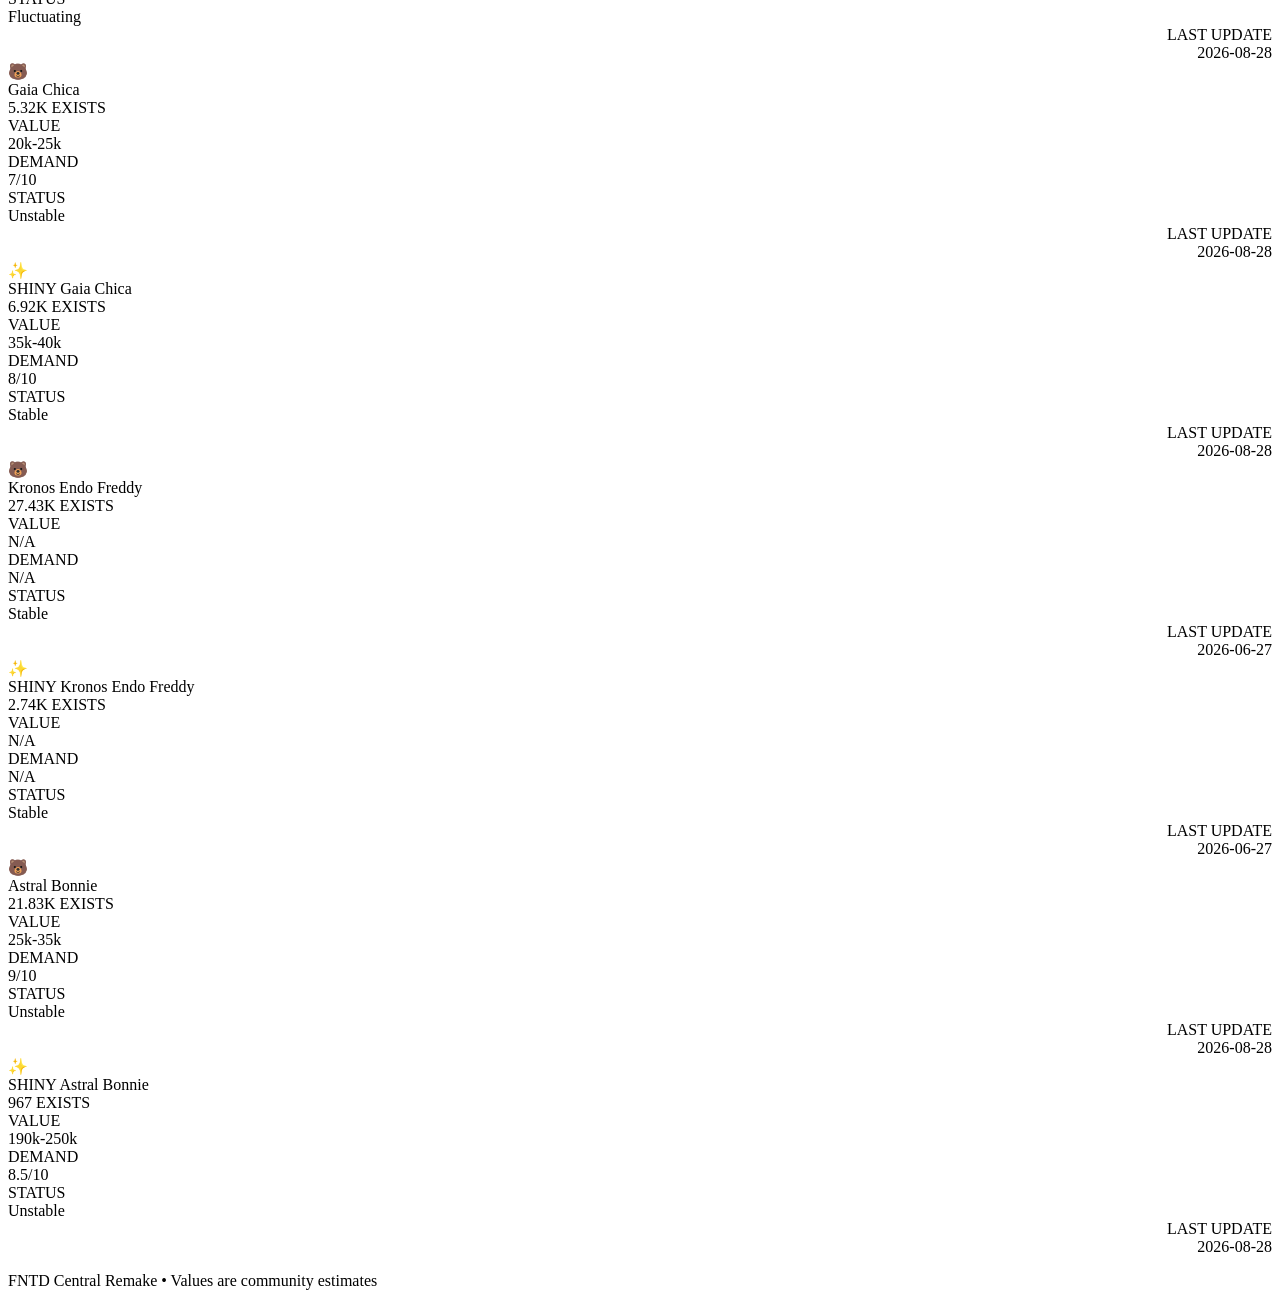
<file: pages/value-list.html>
<!DOCTYPE html>
<html lang="en">
<head>
  <meta charset="UTF-8" />
  <meta name="viewport" content="width=device-width, initial-scale=1.0" />
  <title>Value List | FNTD Modded Central</title>
  <link rel="stylesheet" href="https://iili.io/qftJu7p.png" />
  <link href="https://fonts.googleapis.com/css2?family=Inter:wght@400;500;600;700;800&display=swap" rel="stylesheet" />
</head>
<body>
  <nav class="navbar">
    <div class="nav-container">
      <a href="../index.html" class="logo">FNTD <span>CENTRAL</span></a>
      <ul class="nav-links" id="navLinks">
        <li><a href="../index.html">HOME</a></li>
        <li class="dropdown"><a href="database.html">DATABASE ▾</a>
          <ul class="dropdown-menu"><li><a href="database.html">Units</a></li><li><a href="enemies.html">Enemies</a></li></ul>
        </li>
        <li class="dropdown"><a href="meta.html">META ▾</a>
          <ul class="dropdown-menu"><li><a href="meta.html">Tier Lists</a></li><li><a href="teams.html">Team Comps</a></li></ul>
        </li>
        <li class="dropdown"><a href="value-list.html" class="active">VALUE LIST ▾</a>
          <ul class="dropdown-menu"><li><a href="value-list.html">All Units</a></li></ul>
        </li>
        <li><a href="updates.html">UPDATE LOGS</a></li>
        <li><a href="https://discord.gg/" target="_blank" rel="noopener">DISCORD</a></li>
      </ul>
      <button class="mobile-menu-btn" id="menuBtn"><span></span><span></span><span></span></button>
    </div>
  </nav>
  <header class="hero" style="padding-bottom:20px"><h1 style="font-size:clamp(1.6rem,4vw,2.4rem)">VALUE LIST</h1><p class="tagline">TRADING VALUES & DEMAND</p></header>
  <div class="search-bar"><input type="text" id="search" placeholder="SEARCH UNIT..." /><button class="filters-btn">FILTERS</button></div>
  <div class="pagination"><button disabled>‹</button><span>PAGE <span class="page-num">1</span> OF 45</span><button>›</button></div>
  <div class="unit-grid" id="unit-grid"></div>
  <footer class="footer"><p>FNTD Central Remake • Values are community estimates</p></footer>
  <script src="../js/main.js"></script>
  <script src="../js/value-list.js"></script>
</body>
</html>
</file>
<file: css/style.css>
*, *::before, *::after { box-sizing: border-box; margin: 0; padding: 0; }
:root {
  --bg: #0a0a0a; --bg-card: #121212; --bg-card-hover: #1a1a1a;
  --text: #fff; --text-muted: #a0a0a0; --accent: #ff3b3b;
  --green: #00e676; --purple: #c084fc; --border: #2a2a2a; --radius: 16px;
  --font: 'Inter', system-ui, sans-serif;
}
html { scroll-behavior: smooth; }
body { font-family: var(--font); background: var(--bg); color: var(--text); line-height: 1.5; min-height: 100vh; }
a { color: inherit; text-decoration: none; }
.navbar { position: sticky; top: 0; z-index: 100; background: rgba(10,10,10,0.9); backdrop-filter: blur(12px); border-bottom: 1px solid var(--border); }
.nav-container { max-width: 1280px; margin: 0 auto; padding: 0 24px; height: 64px; display: flex; align-items: center; justify-content: space-between; }
.logo { font-weight: 800; font-size: 1.25rem; letter-spacing: 0.05em; }
.logo span { font-weight: 500; opacity: 0.85; }
.nav-links { display: flex; gap: 4px; list-style: none; align-items: center; }
.nav-links > li > a { display: block; padding: 8px 14px; font-size: 0.8rem; font-weight: 600; letter-spacing: 0.04em; color: var(--text-muted); border-radius: 8px; transition: color .2s; }
.nav-links > li > a:hover, .nav-links > li > a.active { color: var(--text); }
.nav-links > li > a.active { color: var(--accent); position: relative; }
.nav-links > li > a.active::after { content: ''; position: absolute; bottom: 0; left: 14px; right: 14px; height: 2px; background: var(--accent); border-radius: 2px; }
.dropdown { position: relative; }
.dropdown-menu { position: absolute; top: 100%; left: 0; min-width: 170px; background: var(--bg-card); border: 1px solid var(--border); border-radius: 10px; padding: 8px 0; list-style: none; opacity: 0; visibility: hidden; transform: translateY(8px); transition: all .2s; box-shadow: 0 12px 40px rgba(0,0,0,.5); }
.dropdown:hover .dropdown-menu { opacity: 1; visibility: visible; transform: translateY(0); }
.dropdown-menu a { display: block; padding: 10px 16px; font-size: 0.85rem; color: var(--text-muted); }
.dropdown-menu a:hover { background: var(--bg-card-hover); color: var(--text); }
.mobile-menu-btn { display: none; flex-direction: column; gap: 5px; background: none; border: none; cursor: pointer; padding: 8px; }
.mobile-menu-btn span { width: 22px; height: 2px; background: var(--text); border-radius: 2px; }
.hero { text-align: center; padding: 80px 24px 40px; }
.hero h1 { font-size: clamp(2.2rem, 5vw, 3.8rem); font-weight: 800; letter-spacing: 0.08em; margin-bottom: 12px; }
.tagline { font-size: 0.9rem; letter-spacing: 0.22em; color: var(--text-muted); text-transform: uppercase; }
.games { max-width: 1100px; margin: 0 auto 60px; padding: 0 24px; display: grid; grid-template-columns: repeat(auto-fit, minmax(300px, 1fr)); gap: 24px; }
.game-card { background: var(--bg-card); border-radius: var(--radius); overflow: hidden; border: 1px solid var(--border); transition: transform .25s, box-shadow .25s; }
.game-card:hover { transform: translateY(-4px); box-shadow: 0 20px 40px rgba(0,0,0,.4); }
.game-img { height: 200px; background-size: cover; background-position: center; position: relative; }
.game-img.fntd1 { background: linear-gradient(135deg, #1a1a2e, #0f3460); }
.game-img.fntd2 { background: linear-gradient(135deg, #2a1a0e, #5c3a1e); }
.game-img::after { content: ''; position: absolute; inset: 0; background: linear-gradient(to top, rgba(18,18,18,.9), transparent 60%); }
.game-info { padding: 20px 24px 24px; }
.game-info h2 { font-size: 1.1rem; font-weight: 700; letter-spacing: 0.06em; margin-bottom: 16px; }
.stats { display: flex; gap: 12px; }
.stat { flex: 1; background: #0d0d0d; border-radius: 10px; padding: 12px; text-align: center; border: 1px solid var(--border); }
.stat .label { display: block; font-size: 0.7rem; letter-spacing: 0.08em; color: var(--text-muted); margin-bottom: 4px; }
.stat .value { font-size: 1.2rem; font-weight: 700; }
.stat .value.green { color: var(--green); } .stat .value.purple { color: var(--purple); }
.section { max-width: 1100px; margin: 0 auto 80px; padding: 0 24px; }
.section-header { display: flex; align-items: center; gap: 12px; margin-bottom: 12px; }
.accent-bar { width: 4px; height: 28px; background: var(--accent); border-radius: 4px; }
.section-header h2 { font-size: 1.4rem; font-weight: 700; letter-spacing: 0.05em; }
.section-desc { color: var(--text-muted); margin-bottom: 28px; max-width: 560px; }
.card-grid { display: grid; grid-template-columns: repeat(auto-fit, minmax(200px, 1fr)); gap: 16px; }
.feature-card { background: var(--bg-card); border: 1px solid var(--border); border-radius: 14px; padding: 24px; transition: background .2s, transform .2s; }
.feature-card:hover { background: var(--bg-card-hover); transform: translateY(-2px); }
.feature-card h3 { font-size: 1.05rem; margin-bottom: 8px; }
.feature-card p { font-size: 0.9rem; color: var(--text-muted); }
.search-bar { max-width: 1100px; margin: 0 auto 28px; padding: 0 24px; display: flex; gap: 12px; flex-wrap: wrap; }
.search-bar input { flex: 1; min-width: 180px; background: var(--bg-card); border: 1px solid var(--border); border-radius: 12px; padding: 14px 20px; color: var(--text); font-size: 0.95rem; outline: none; }
.search-bar input:focus { border-color: var(--accent); }
.search-bar input::placeholder { color: var(--text-muted); }
.filters-btn { background: var(--bg-card); border: 1px solid var(--border); border-radius: 12px; padding: 14px 20px; color: var(--text); font-weight: 600; cursor: pointer; }
.filters-btn:hover { background: var(--bg-card-hover); }
.pagination { display: flex; justify-content: center; align-items: center; gap: 12px; margin-bottom: 28px; color: var(--text-muted); font-size: 0.9rem; }
.pagination button { background: var(--bg-card); border: 1px solid var(--border); border-radius: 8px; width: 36px; height: 36px; color: var(--text); cursor: pointer; }
.pagination button:disabled { opacity: .4; cursor: not-allowed; }
.pagination .page-num { color: var(--green); font-weight: 600; }
.unit-grid { max-width: 1280px; margin: 0 auto 60px; padding: 0 24px; display: grid; grid-template-columns: repeat(auto-fill, minmax(230px, 1fr)); gap: 16px; }
.unit-card { background: var(--bg-card); border: 1px solid var(--border); border-radius: 14px; overflow: hidden; transition: transform .2s; }
.unit-card:hover { transform: translateY(-3px); }
.unit-card.shiny { border: 2px solid transparent; background-clip: padding-box; position: relative; }
.unit-card.shiny::before { content: ''; position: absolute; inset: -2px; border-radius: 16px; background: linear-gradient(135deg, #ff6b6b, #feca57, #48dbfb, #ff9ff3); z-index: -1; }
.unit-header { display: flex; align-items: center; gap: 12px; padding: 16px 16px 12px; }
.unit-icon { width: 48px; height: 48px; border-radius: 10px; background: linear-gradient(135deg, #2a2a2a, #1a1a1a); flex-shrink: 0; display: flex; align-items: center; justify-content: center; font-size: 1.3rem; }
.unit-name { font-size: 0.88rem; font-weight: 700; line-height: 1.3; }
.unit-exists { display: inline-block; margin-top: 4px; font-size: 0.68rem; background: #1a3a4a; color: #7dd3fc; padding: 2px 8px; border-radius: 6px; }
.unit-body { padding: 0 16px 16px; display: grid; grid-template-columns: 1fr 1fr; gap: 8px 12px; font-size: 0.8rem; }
.unit-body .label { color: var(--text-muted); font-size: 0.68rem; letter-spacing: 0.04em; }
.unit-body .val { font-weight: 600; }
.unit-body .val.green { color: var(--green); } .unit-body .val.orange { color: #fb923c; } .unit-body .val.red { color: #f87171; } .unit-body .val.yellow { color: #fbbf24; }
.status-row { grid-column: 1 / -1; display: flex; justify-content: space-between; margin-top: 4px; padding-top: 8px; border-top: 1px solid var(--border); }
.updates-grid { max-width: 1100px; margin: 0 auto 60px; padding: 0 24px; display: grid; grid-template-columns: repeat(auto-fit, minmax(280px, 1fr)); gap: 20px; }
.update-card { background: var(--bg-card); border: 1px solid var(--border); border-radius: var(--radius); overflow: hidden; transition: transform .2s; }
.update-card:hover { transform: translateY(-3px); }
.update-thumb { height: 130px; background: linear-gradient(135deg, #1a1a2e, #0f3460); }
.update-content { padding: 20px; }
.update-content h3 { font-size: 1rem; margin-bottom: 8px; letter-spacing: 0.03em; }
.update-content p { font-size: 0.88rem; color: var(--text-muted); margin-bottom: 12px; }
.read-more { color: var(--accent); font-size: 0.85rem; font-weight: 600; }
.tier-section { max-width: 1100px; margin: 0 auto 40px; padding: 0 24px; }
.tier-header { display: flex; align-items: center; gap: 12px; margin-bottom: 16px; }
.tier-badge { padding: 6px 14px; border-radius: 8px; font-weight: 800; font-size: 0.9rem; letter-spacing: 0.05em; }
.tier-badge.ss { background: #7c3aed; } .tier-badge.s { background: #dc2626; } .tier-badge.a { background: #ea580c; } .tier-badge.b { background: #ca8a04; } .tier-badge.c { background: #65a30d; }
.tier-units { display: flex; flex-wrap: wrap; gap: 10px; }
.tier-unit { background: var(--bg-card); border: 1px solid var(--border); border-radius: 10px; padding: 10px 14px; font-size: 0.85rem; font-weight: 600; }
.db-table { max-width: 1100px; margin: 0 auto 60px; padding: 0 24px; overflow-x: auto; }
table { width: 100%; border-collapse: collapse; font-size: 0.9rem; }
th, td { padding: 12px 16px; text-align: left; border-bottom: 1px solid var(--border); }
th { color: var(--text-muted); font-weight: 600; font-size: 0.8rem; letter-spacing: 0.04em; }
tr:hover td { background: var(--bg-card); }
.footer { text-align: center; padding: 40px 24px; border-top: 1px solid var(--border); color: var(--text-muted); font-size: 0.85rem; }
.footer p + p { margin-top: 4px; }
@media (max-width: 768px) {
  .nav-links { display: none; position: absolute; top: 64px; left: 0; right: 0; background: var(--bg); flex-direction: column; padding: 16px; border-bottom: 1px solid var(--border); }
  .nav-links.open { display: flex; }
  .mobile-menu-btn { display: flex; }
  .hero { padding: 48px 24px 32px; }
  .games { grid-template-columns: 1fr; }
}
</file>
